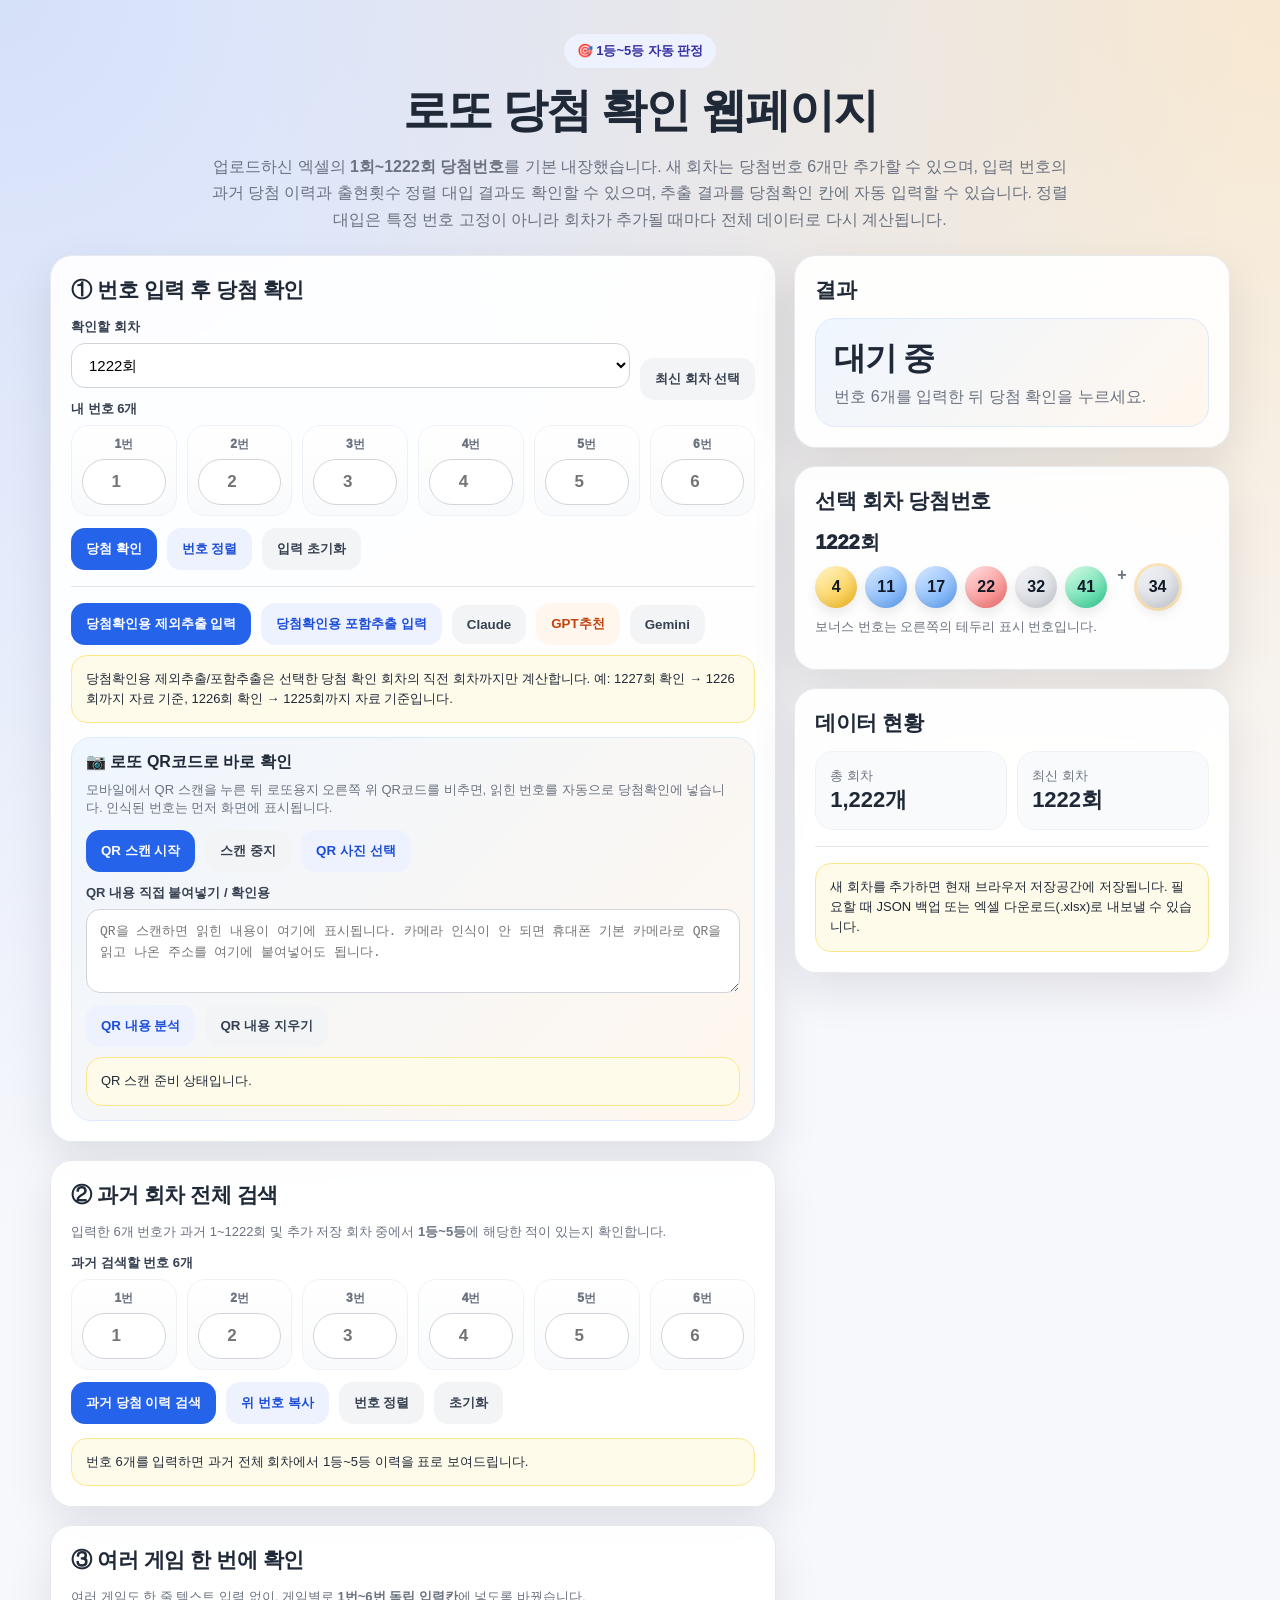
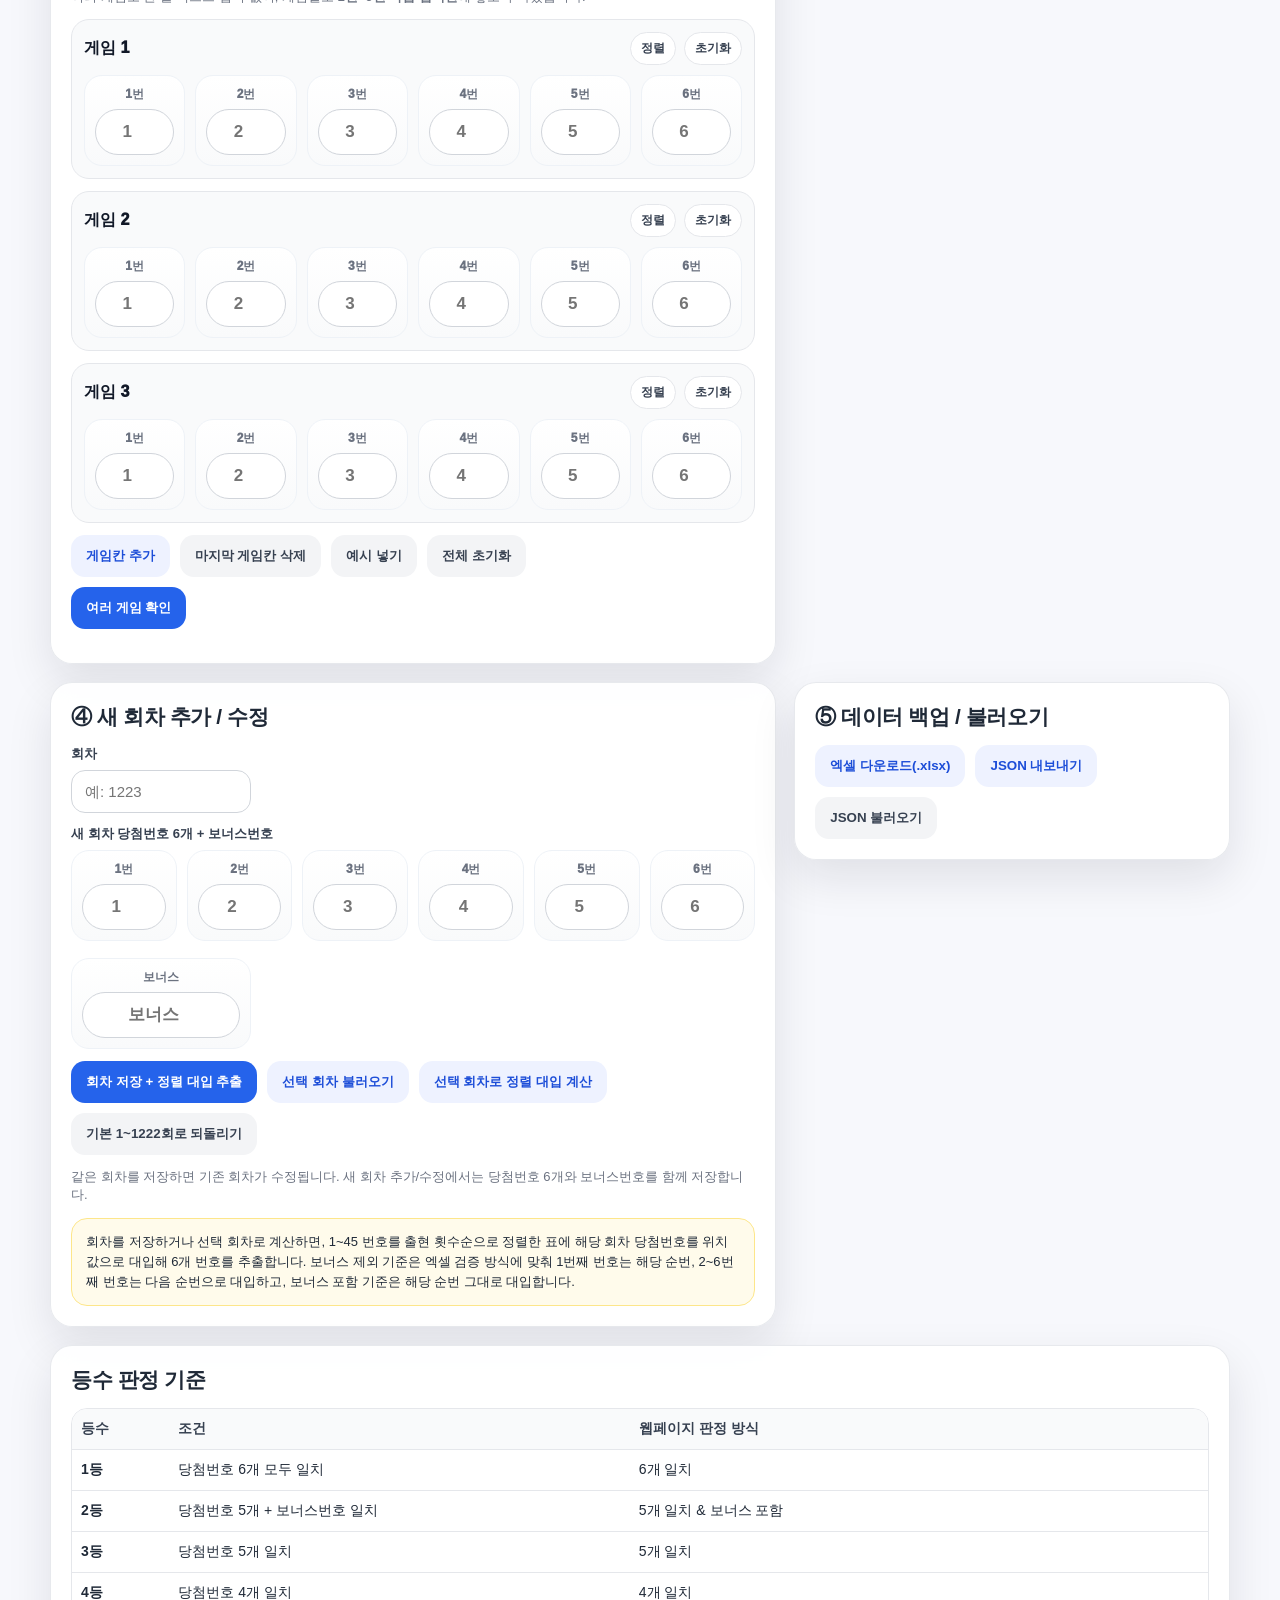
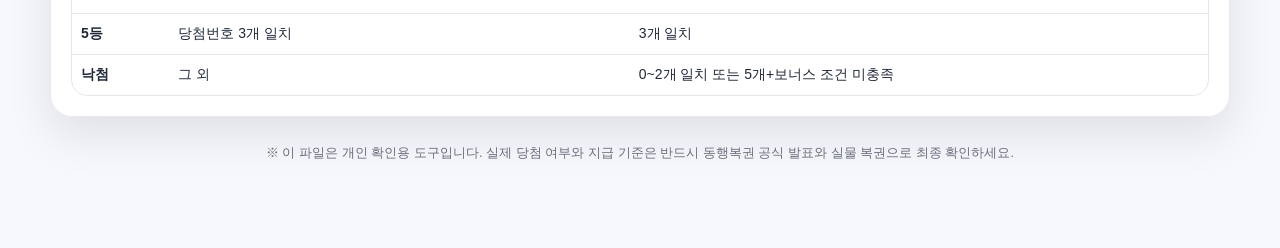
<file: lotto.html>
<!doctype html>
<html lang="ko">
<head>
  <meta charset="utf-8" />
  <meta name="viewport" content="width=device-width, initial-scale=1" />
  <meta http-equiv="Content-Security-Policy" content="default-src 'self'; script-src 'self'; style-src 'self' 'unsafe-inline'; img-src 'self' data: blob:; connect-src 'self'; object-src 'none'; base-uri 'self'; form-action 'self';" />
  <title>로또 당첨 확인 웹페이지</title>
  <style>
    :root {
      --bg: #f7f8fc;
      --panel: rgba(255,255,255,0.92);
      --text: #1f2937;
      --muted: #6b7280;
      --line: #e5e7eb;
      --primary: #2563eb;
      --primary-dark: #1d4ed8;
      --accent: #f59e0b;
      --good: #059669;
      --bad: #dc2626;
      --shadow: 0 18px 45px rgba(15, 23, 42, 0.10);
      --radius: 22px;
    }
    * { box-sizing: border-box; }
    body {
      margin: 0;
      font-family: -apple-system, BlinkMacSystemFont, "Segoe UI", "Noto Sans KR", Arial, sans-serif;
      color: var(--text);
      background:
        radial-gradient(circle at top left, rgba(37,99,235,0.16), transparent 34%),
        radial-gradient(circle at top right, rgba(245,158,11,0.18), transparent 28%),
        var(--bg);
      min-height: 100vh;
    }
    header {
      padding: 34px 20px 22px;
      text-align: center;
    }
    .eyebrow {
      display:inline-flex; align-items:center; gap:8px;
      padding: 8px 13px;
      border-radius: 999px;
      background: #eef2ff;
      color: #3730a3;
      font-size: 13px;
      font-weight: 800;
      margin-bottom: 12px;
    }
    h1 { margin: 0; font-size: clamp(28px, 5vw, 46px); letter-spacing: -0.04em; }
    .sub { margin: 12px auto 0; max-width: 860px; color: var(--muted); line-height: 1.65; }
    main { width: min(1180px, calc(100% - 28px)); margin: 0 auto 54px; }
    .grid { display:grid; grid-template-columns: 1.25fr 0.75fr; gap: 18px; align-items:start; }
    @media (max-width: 920px) { .grid { grid-template-columns: 1fr; } }
    .card {
      background: var(--panel);
      border: 1px solid rgba(229,231,235,0.9);
      border-radius: var(--radius);
      box-shadow: var(--shadow);
      padding: 20px;
      backdrop-filter: blur(12px);
      margin-bottom: 18px;
    }
    .card h2 { margin: 0 0 14px; font-size: 21px; letter-spacing: -0.02em; }
    .row { display:flex; flex-wrap:wrap; gap: 10px; align-items:center; }
    .field { display:flex; flex-direction:column; gap: 7px; margin-bottom: 12px; }
    label { font-size: 13px; font-weight: 800; color: #374151; }
    input, select, textarea {
      width: 100%;
      border: 1px solid #d1d5db;
      border-radius: 14px;
      padding: 12px 13px;
      font-size: 15px;
      background: #fff;
      outline: none;
      transition: 0.15s ease;
    }
    input:focus, select:focus, textarea:focus { border-color: var(--primary); box-shadow: 0 0 0 4px rgba(37,99,235,0.12); }
    textarea { min-height: 120px; resize: vertical; line-height: 1.55; }
    .num-inputs { display:grid; grid-template-columns: repeat(6, 1fr); gap: 10px; }
    .num-inputs input { text-align:center; font-weight:900; font-size:17px; }
    .game-list { display:flex; flex-direction:column; gap:12px; }
    .game-row { border:1px solid var(--line); background:#f9fafb; border-radius:18px; padding:12px; }
    .game-row-head { display:flex; align-items:center; justify-content:space-between; gap:10px; margin-bottom:10px; }
    .game-title { font-weight:1000; color:#111827; }
    .game-actions { display:flex; gap:8px; flex-wrap:wrap; }
    .mini-btn { border:1px solid var(--line); background:white; color:#374151; border-radius:999px; padding:7px 10px; font-size:12px; font-weight:900; cursor:pointer; }
    .mini-btn:hover { border-color:var(--primary); color:var(--primary); }

    .num-box {
      display:flex;
      flex-direction:column;
      gap:6px;
      padding: 10px;
      border:1px solid #eef2f7;
      border-radius: 18px;
      background: linear-gradient(180deg, #ffffff, #f9fafb);
    }
    .num-box .num-label {
      font-size: 12px;
      font-weight: 1000;
      color:#6b7280;
      text-align:center;
    }
    .num-box input {
      border-radius: 999px;
      height: 46px;
      padding: 8px;
    }
    .history-summary {
      display:grid;
      grid-template-columns: repeat(3, 1fr);
      gap:10px;
      margin: 12px 0;
    }
    .history-card {
      border:1px solid #e5e7eb;
      border-radius: 18px;
      background:#f9fafb;
      padding: 13px;
    }
    .history-card span { display:block; color:#6b7280; font-size:12px; font-weight:800; }
    .history-card strong { display:block; font-size:20px; margin-top:3px; letter-spacing:-0.03em; }
    .rank-badge {
      display:inline-flex;
      align-items:center;
      justify-content:center;
      min-width:54px;
      padding: 6px 10px;
      border-radius:999px;
      font-weight:1000;
      background:#ecfdf5;
      color:#047857;
    }
    .rank-badge.lost { background:#f3f4f6; color:#6b7280; }
    @media (max-width: 620px) {
      .num-box { padding: 8px; }
      .history-summary { grid-template-columns: 1fr; }
    }
    @media (max-width: 560px) { .num-inputs { grid-template-columns: repeat(3, 1fr); } }
    button {
      border: none;
      border-radius: 14px;
      padding: 12px 15px;
      font-weight: 900;
      cursor: pointer;
      background: #111827;
      color: #fff;
      transition: transform .12s ease, box-shadow .12s ease, background .12s ease;
    }
    button:hover { transform: translateY(-1px); box-shadow: 0 12px 25px rgba(17,24,39,0.16); }
    .primary { background: var(--primary); }
    .primary:hover { background: var(--primary-dark); }
    .soft { background:#eef2ff; color:#1d4ed8; }
    .warn { background:#fff7ed; color:#c2410c; }
    .danger { background:#fee2e2; color:#b91c1c; }
    .ghost { background:#f3f4f6; color:#374151; }
    .pillbox { display:flex; flex-wrap:wrap; gap: 8px; }
    .ball {
      width: 42px; height: 42px;
      border-radius: 999px;
      display:inline-flex; align-items:center; justify-content:center;
      font-weight: 900;
      color:#111827;
      background: linear-gradient(145deg, #fff7cc, #fbbf24);
      box-shadow: inset -3px -5px 10px rgba(0,0,0,.08), 0 6px 12px rgba(0,0,0,.08);
    }
    .ball.blue { background: linear-gradient(145deg, #dbeafe, #60a5fa); }
    .ball.red { background: linear-gradient(145deg, #fee2e2, #f87171); }
    .ball.green { background: linear-gradient(145deg, #dcfce7, #34d399); }
    .ball.gray { background: linear-gradient(145deg, #f3f4f6, #d1d5db); }
    .bonus { outline: 3px solid rgba(245,158,11,.28); }
    .result {
      border-radius: 20px;
      padding: 18px;
      background: linear-gradient(135deg, #eff6ff, #fff7ed);
      border: 1px solid #dbeafe;
    }
    .rank { font-size: 32px; font-weight: 1000; letter-spacing: -0.04em; margin-bottom: 6px; }
    .muted { color: var(--muted); }
    .small { font-size: 13px; }
    .divider { height:1px; background: var(--line); margin: 16px 0; }
    table { width:100%; border-collapse:collapse; overflow:hidden; border-radius: 14px; }
    th, td { border-bottom:1px solid var(--line); padding: 11px 9px; text-align:left; font-size: 14px; vertical-align:top; }
    th { background:#f9fafb; font-weight:900; color:#374151; }
    tr:last-child td { border-bottom: none; }
    .scroll { overflow:auto; max-height: 390px; border:1px solid var(--line); border-radius: 16px; }
    .statgrid { display:grid; grid-template-columns: repeat(2, 1fr); gap: 10px; }
    .stat { padding:14px; border-radius:18px; background:#f9fafb; border:1px solid #eef2f7; }
    .stat strong { display:block; font-size:22px; }
    .notice { padding: 13px 14px; border-radius: 16px; background:#fffbeb; border:1px solid #fde68a; line-height:1.55; }
    .hidden { display:none !important; }
    .footer-note { text-align:center; color:#6b7280; font-size:13px; line-height:1.6; padding: 8px 0 30px; }

    .extract-grid { display:grid; grid-template-columns: repeat(2, 1fr); gap: 12px; margin-top: 12px; }
    .extract-box { border:1px solid #e5e7eb; border-radius:18px; background:#f9fafb; padding:14px; }
    .extract-box h3 { margin:0 0 8px; font-size:15px; }
    .extract-detail { margin-top:10px; font-size:12px; color:#6b7280; line-height:1.6; }
    @media (max-width: 720px) { .extract-grid { grid-template-columns: 1fr; } }

    .qr-panel {
      border: 1px solid #dbeafe;
      background: linear-gradient(135deg, #eff6ff, #fff7ed);
      border-radius: 20px;
      padding: 14px;
      margin-top: 14px;
    }
    .qr-video-wrap {
      overflow: hidden;
      border-radius: 18px;
      border: 1px solid #bfdbfe;
      background: #111827;
      margin-top: 10px;
    }
    #qrVideo {
      width: 100%;
      max-height: 320px;
      display: block;
      background: #111827;
    }
    #qrRawInput { min-height: 84px; font-size: 13px; }
    .qr-result-card {
      border: 1px solid #e5e7eb;
      background: #fff;
      border-radius: 16px;
      padding: 12px;
      margin-top: 10px;
      line-height: 1.55;
    }
    .qr-game-list { display: flex; flex-direction: column; gap: 8px; margin-top: 10px; }
    .qr-game-item {
      display: flex;
      justify-content: space-between;
      align-items: center;
      gap: 8px;
      flex-wrap: wrap;
      padding: 10px;
      border: 1px solid #e5e7eb;
      border-radius: 14px;
      background: #f9fafb;
    }
    .qr-game-item strong { letter-spacing: -0.02em; }
    @media (max-width: 560px) {
      .qr-game-item { align-items: stretch; }
      .qr-game-item button { width: 100%; }
    }
  </style>
<!-- ver41 lotto button/edit restore patch -->
</head>
<body>
  <header>
    <div class="eyebrow">🎯 1등~5등 자동 판정</div>
    <h1>로또 당첨 확인 웹페이지</h1>
    <p class="sub">업로드하신 엑셀의 <b>1회~1222회 당첨번호</b>를 기본 내장했습니다. 새 회차는 당첨번호 6개만 추가할 수 있으며, 입력 번호의 과거 당첨 이력과 출현횟수 정렬 대입 결과도 확인할 수 있으며, 추출 결과를 당첨확인 칸에 자동 입력할 수 있습니다. 정렬대입은 특정 번호 고정이 아니라 회차가 추가될 때마다 전체 데이터로 다시 계산됩니다.</p>
  </header>

  <main>
    <section class="grid">
      <div>
        <div class="card">
          <h2>① 번호 입력 후 당첨 확인</h2>
          <div class="row" style="align-items:flex-end">
            <div class="field" style="flex: 1 1 220px;">
              <label for="roundSelect">확인할 회차</label>
              <select id="roundSelect"></select>
            </div>
            <button class="ghost" id="latestBtn" type="button">최신 회차 선택</button>
          </div>

          <div class="field">
            <label>내 번호 6개</label>
            <div class="num-inputs" id="ticketInputs">
              <div class="num-box"><span class="num-label">1번</span><input type="number" min="1" max="45" placeholder="1" inputmode="numeric" /></div>
              <div class="num-box"><span class="num-label">2번</span><input type="number" min="1" max="45" placeholder="2" inputmode="numeric" /></div>
              <div class="num-box"><span class="num-label">3번</span><input type="number" min="1" max="45" placeholder="3" inputmode="numeric" /></div>
              <div class="num-box"><span class="num-label">4번</span><input type="number" min="1" max="45" placeholder="4" inputmode="numeric" /></div>
              <div class="num-box"><span class="num-label">5번</span><input type="number" min="1" max="45" placeholder="5" inputmode="numeric" /></div>
              <div class="num-box"><span class="num-label">6번</span><input type="number" min="1" max="45" placeholder="6" inputmode="numeric" /></div>
            </div>
          </div>

          <div class="row">
            <button class="primary" id="checkBtn" type="button">당첨 확인</button>
            <button class="soft" id="sortBtn" type="button">번호 정렬</button>
            <button class="ghost" id="clearBtn" type="button">입력 초기화</button>
          </div>
          <div class="divider"></div>
          <div class="row">
            <button class="primary" id="quickExtractNormalBtn" type="button">당첨확인용 제외추출 입력</button>
            <button class="soft" id="quickExtractBonusBtn" type="button">당첨확인용 포함추출 입력</button>
            <button class="ghost" type="button" data-preset="9,14,26,33,38,41">Claude</button>
            <button class="warn" type="button" data-preset="14,33,38,41,44,45">GPT추천</button>
            <button class="ghost" type="button" data-preset="38,39,41,42,44,45">Gemini</button>
          </div>
          <div class="notice small" style="margin-top:10px">당첨확인용 제외추출/포함추출은 선택한 당첨 확인 회차의 직전 회차까지만 계산합니다. 예: 1227회 확인 → 1226회까지 자료 기준, 1226회 확인 → 1225회까지 자료 기준입니다.</div>

          <div class="qr-panel" id="qrScannerPanel">
            <h3 style="margin:0 0 8px; font-size:16px;">📷 로또 QR코드로 바로 확인</h3>
            <p class="muted small" style="margin-top:0;">모바일에서 QR 스캔을 누른 뒤 로또용지 오른쪽 위 QR코드를 비추면, 읽힌 번호를 자동으로 당첨확인에 넣습니다. 인식된 번호는 먼저 화면에 표시됩니다.</p>
            <div class="row">
              <button class="primary" id="qrStartBtn" type="button">QR 스캔 시작</button>
              <button class="ghost" id="qrStopBtn" type="button">스캔 중지</button>
              <button class="soft" id="qrImageBtn" type="button">QR 사진 선택</button>
              <input id="qrImageFile" class="hidden" type="file" accept="image/*" />
            </div>
            <div class="qr-video-wrap hidden" id="qrVideoWrap">
              <video id="qrVideo" playsinline muted></video>
            </div>
            <canvas id="qrCanvas" class="hidden"></canvas>
            <div class="field" style="margin-top:12px;">
              <label for="qrRawInput">QR 내용 직접 붙여넣기 / 확인용</label>
              <textarea id="qrRawInput" placeholder="QR을 스캔하면 읽힌 내용이 여기에 표시됩니다. 카메라 인식이 안 되면 휴대폰 기본 카메라로 QR을 읽고 나온 주소를 여기에 붙여넣어도 됩니다."></textarea>
            </div>
            <div class="row">
              <button class="soft" id="qrParseBtn" type="button">QR 내용 분석</button>
              <button class="ghost" id="qrClearBtn" type="button">QR 내용 지우기</button>
            </div>
            <div id="qrStatus" class="notice small" style="margin-top:10px;">QR 스캔 준비 상태입니다.</div>
            <div id="qrResult" class="qr-result-card hidden"></div>
          </div>

        </div>

        <div class="card">
          <h2>② 과거 회차 전체 검색</h2>
          <p class="muted small">입력한 6개 번호가 과거 1~1222회 및 추가 저장 회차 중에서 <b>1등~5등</b>에 해당한 적이 있는지 확인합니다.</p>
          <div class="field">
            <label>과거 검색할 번호 6개</label>
            <div class="num-inputs" id="historyInputs">
              <div class="num-box"><span class="num-label">1번</span><input type="number" min="1" max="45" placeholder="1" inputmode="numeric" /></div>
              <div class="num-box"><span class="num-label">2번</span><input type="number" min="1" max="45" placeholder="2" inputmode="numeric" /></div>
              <div class="num-box"><span class="num-label">3번</span><input type="number" min="1" max="45" placeholder="3" inputmode="numeric" /></div>
              <div class="num-box"><span class="num-label">4번</span><input type="number" min="1" max="45" placeholder="4" inputmode="numeric" /></div>
              <div class="num-box"><span class="num-label">5번</span><input type="number" min="1" max="45" placeholder="5" inputmode="numeric" /></div>
              <div class="num-box"><span class="num-label">6번</span><input type="number" min="1" max="45" placeholder="6" inputmode="numeric" /></div>
            </div>
          </div>
          <div class="row">
            <button class="primary" id="historyCheckBtn" type="button">과거 당첨 이력 검색</button>
            <button class="soft" id="copyTicketToHistoryBtn" type="button">위 번호 복사</button>
            <button class="ghost" id="historySortBtn" type="button">번호 정렬</button>
            <button class="ghost" id="historyClearBtn" type="button">초기화</button>
          </div>
          <div id="historyResult" style="margin-top:14px">
            <div class="notice small">번호 6개를 입력하면 과거 전체 회차에서 1등~5등 이력을 표로 보여드립니다.</div>
          </div>
        </div>

        <div class="card">
          <h2>③ 여러 게임 한 번에 확인</h2>
          <p class="muted small">여러 게임도 한 줄 텍스트 입력 없이, 게임별로 <b>1번~6번 독립 입력칸</b>에 넣도록 바꿨습니다.</p>
          <div id="bulkGames" class="game-list"></div>
          <div class="row" style="margin-top:12px">
            <button class="soft" id="addBulkGameBtn" type="button">게임칸 추가</button>
            <button class="ghost" id="removeBulkGameBtn" type="button">마지막 게임칸 삭제</button>
            <button class="ghost" id="bulkSampleBtn" type="button">예시 넣기</button>
            <button class="ghost" id="bulkClearBtn" type="button">전체 초기화</button>
          </div>
          <div class="row" style="margin-top:10px">
            <button class="primary" id="bulkCheckBtn" type="button">여러 게임 확인</button>
          </div>
          <div id="bulkResult" style="margin-top:14px"></div>
        </div>
      </div>

      <aside>
        <div class="card">
          <h2>결과</h2>
          <div id="singleResult" class="result">
            <div class="rank">대기 중</div>
            <div class="muted">번호 6개를 입력한 뒤 당첨 확인을 누르세요.</div>
          </div>
        </div>

        <div class="card">
          <h2>선택 회차 당첨번호</h2>
          <div id="drawInfo"></div>
        </div>

        <div class="card">
          <h2>데이터 현황</h2>
          <div class="statgrid">
            <div class="stat"><span class="muted small">총 회차</span><strong id="totalRounds">-</strong></div>
            <div class="stat"><span class="muted small">최신 회차</span><strong id="latestRound">-</strong></div>
          </div>
          <div class="divider"></div>
          <div class="notice small">새 회차를 추가하면 현재 브라우저 저장공간에 저장됩니다. 필요할 때 JSON 백업 또는 엑셀 다운로드(.xlsx)로 내보낼 수 있습니다.</div>
        </div>
      </aside>
    </section>

    <section class="grid">
      <div class="card">
        <h2>④ 새 회차 추가 / 수정</h2>
        <div class="field" style="max-width:180px;">
          <label>회차</label>
          <input id="addRound" type="number" min="1" placeholder="예: 1223">
        </div>
        <div class="field">
          <label>새 회차 당첨번호 6개 + 보너스번호</label>
          <div class="num-inputs" id="addNumberInputs">
            <div class="num-box"><span class="num-label">1번</span><input type="number" min="1" max="45" placeholder="1" inputmode="numeric" /></div>
            <div class="num-box"><span class="num-label">2번</span><input type="number" min="1" max="45" placeholder="2" inputmode="numeric" /></div>
            <div class="num-box"><span class="num-label">3번</span><input type="number" min="1" max="45" placeholder="3" inputmode="numeric" /></div>
            <div class="num-box"><span class="num-label">4번</span><input type="number" min="1" max="45" placeholder="4" inputmode="numeric" /></div>
            <div class="num-box"><span class="num-label">5번</span><input type="number" min="1" max="45" placeholder="5" inputmode="numeric" /></div>
            <div class="num-box"><span class="num-label">6번</span><input type="number" min="1" max="45" placeholder="6" inputmode="numeric" /></div>
          </div>
          <div class="num-inputs" style="grid-template-columns:minmax(130px,180px); margin-top:10px;">
            <div class="num-box"><span class="num-label">보너스</span><input id="addBonus" type="number" min="1" max="45" placeholder="보너스" inputmode="numeric" /></div>
          </div>
        </div>
        <div class="row">
          <button class="primary" id="saveRoundBtn" type="button">회차 저장 + 정렬 대입 추출</button>
          <button class="soft" id="loadSelectedRoundBtn" type="button">선택 회차 불러오기</button>
          <button class="soft" id="extractLatestBtn" type="button">선택 회차로 정렬 대입 계산</button>
          <button class="ghost" id="resetDataBtn" type="button">기본 1~1222회로 되돌리기</button>
        </div>
        <p class="muted small">같은 회차를 저장하면 기존 회차가 수정됩니다. 새 회차 추가/수정에서는 당첨번호 6개와 보너스번호를 함께 저장합니다.</p>
        <div id="rankExtractResult" style="margin-top:14px">
          <div class="notice small">회차를 저장하거나 선택 회차로 계산하면, 1~45 번호를 출현 횟수순으로 정렬한 표에 해당 회차 당첨번호를 위치값으로 대입해 6개 번호를 추출합니다. 보너스 제외 기준은 엑셀 검증 방식에 맞춰 1번째 번호는 해당 순번, 2~6번째 번호는 다음 순번으로 대입하고, 보너스 포함 기준은 해당 순번 그대로 대입합니다.</div>
        </div>
      </div>

      <div class="card">
        <h2>⑤ 데이터 백업 / 불러오기</h2>
        <div class="row">
          <button class="soft" id="excelExportBtn" type="button">엑셀 다운로드(.xlsx)</button>
          <button class="soft" id="exportBtn" type="button">JSON 내보내기</button>
          <button class="ghost" id="importBtn" type="button">JSON 불러오기</button>
          <input id="importFile" class="hidden" type="file" accept="application/json,.json" />
        </div>
        <div id="exportArea" class="hidden" style="margin-top:12px">
          <textarea id="exportText" readonly></textarea>
          <p class="muted small">JSON은 웹페이지 백업용이고, 엑셀 다운로드는 업로드하셨던 형식처럼 회차 / 당첨번호 1~6 / 보너스 구조로 저장합니다.</p>
        </div>
      </div>
    </section>

    <section class="card">
      <h2>등수 판정 기준</h2>
      <div class="scroll">
        <table>
          <thead><tr><th>등수</th><th>조건</th><th>웹페이지 판정 방식</th></tr></thead>
          <tbody>
            <tr><td><b>1등</b></td><td>당첨번호 6개 모두 일치</td><td>6개 일치</td></tr>
            <tr><td><b>2등</b></td><td>당첨번호 5개 + 보너스번호 일치</td><td>5개 일치 & 보너스 포함</td></tr>
            <tr><td><b>3등</b></td><td>당첨번호 5개 일치</td><td>5개 일치</td></tr>
            <tr><td><b>4등</b></td><td>당첨번호 4개 일치</td><td>4개 일치</td></tr>
            <tr><td><b>5등</b></td><td>당첨번호 3개 일치</td><td>3개 일치</td></tr>
            <tr><td><b>낙첨</b></td><td>그 외</td><td>0~2개 일치 또는 5개+보너스 조건 미충족</td></tr>
          </tbody>
        </table>
      </div>
    </section>

    <div class="footer-note">※ 이 파일은 개인 확인용 도구입니다. 실제 당첨 여부와 지급 기준은 반드시 동행복권 공식 발표와 실물 복권으로 최종 확인하세요.</div>
  </main>

<script src="./lotto.js?v=73" defer></script>
<!-- ver73 개인블로그_로또당첨확인기준수정 lotto.html · 최종 생성일자: 2026-06-07 15:37:55 KST -->
</body>
</html>
</file>
